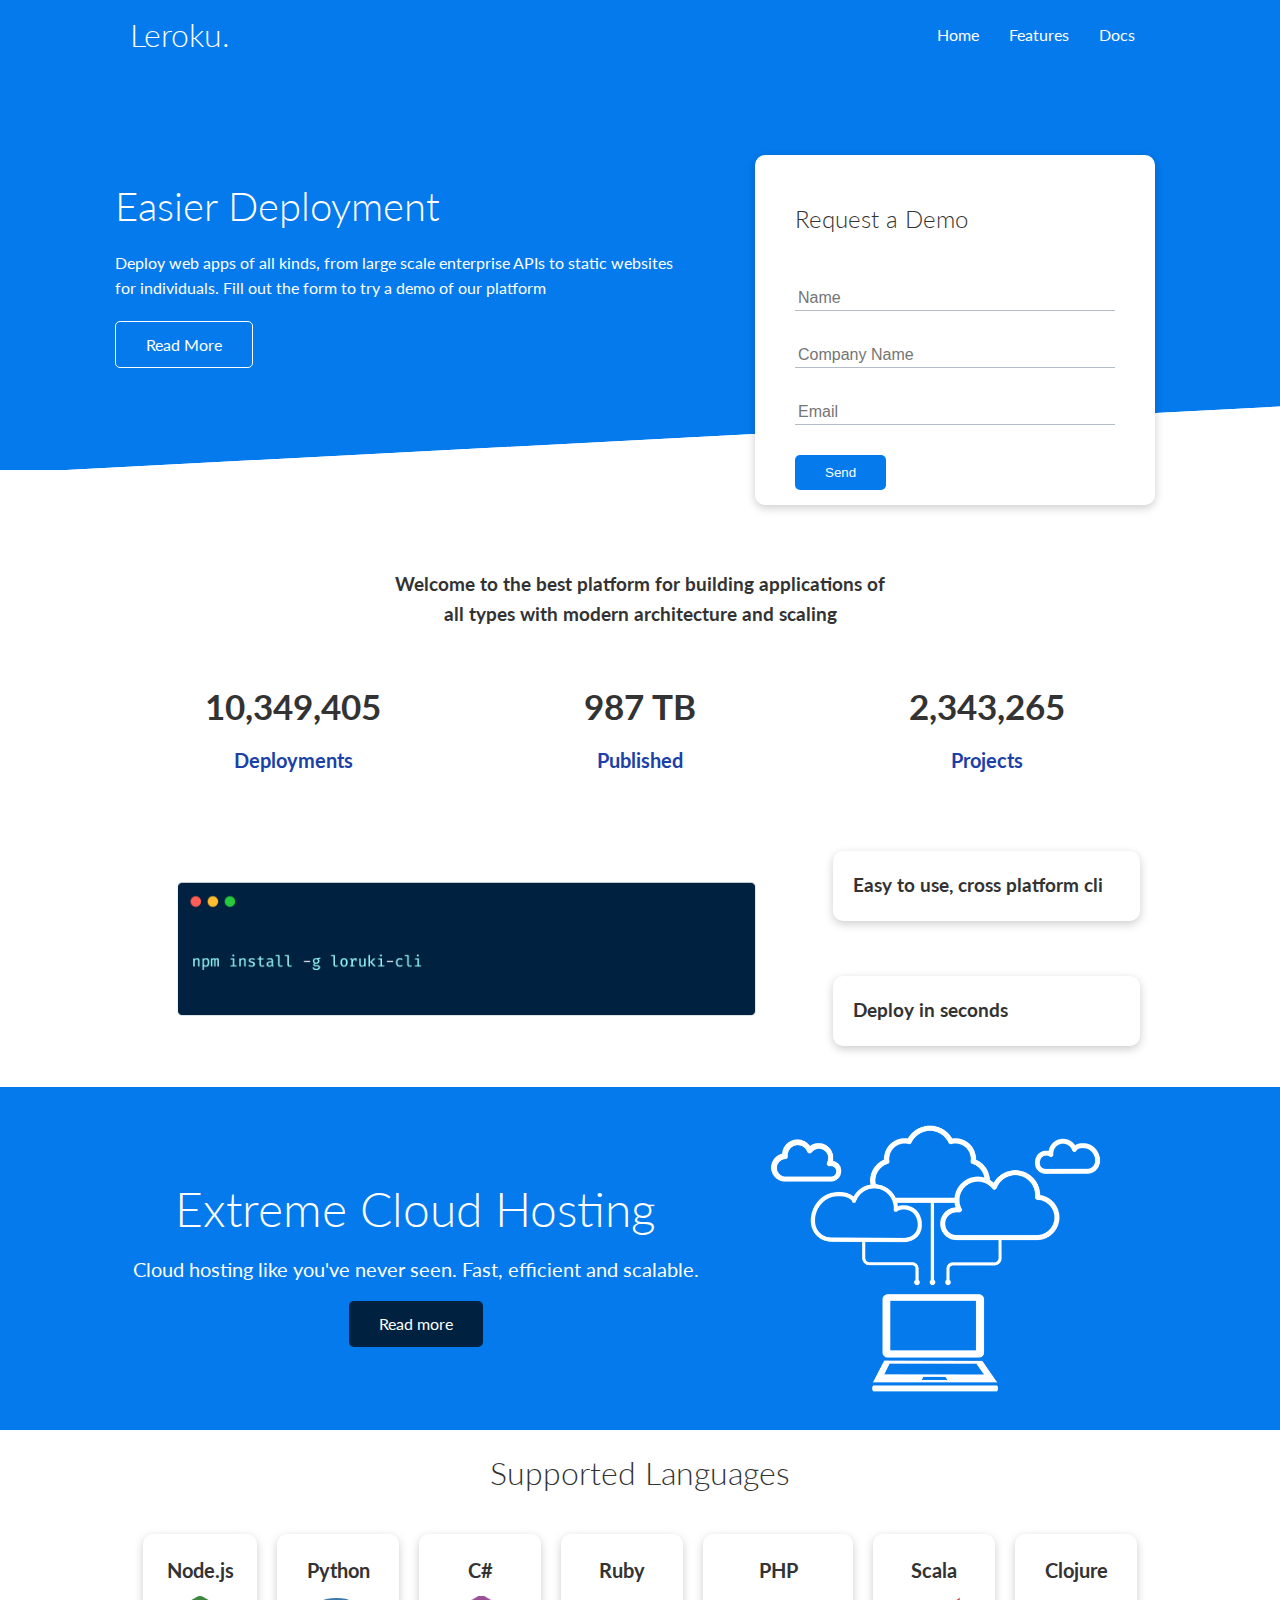
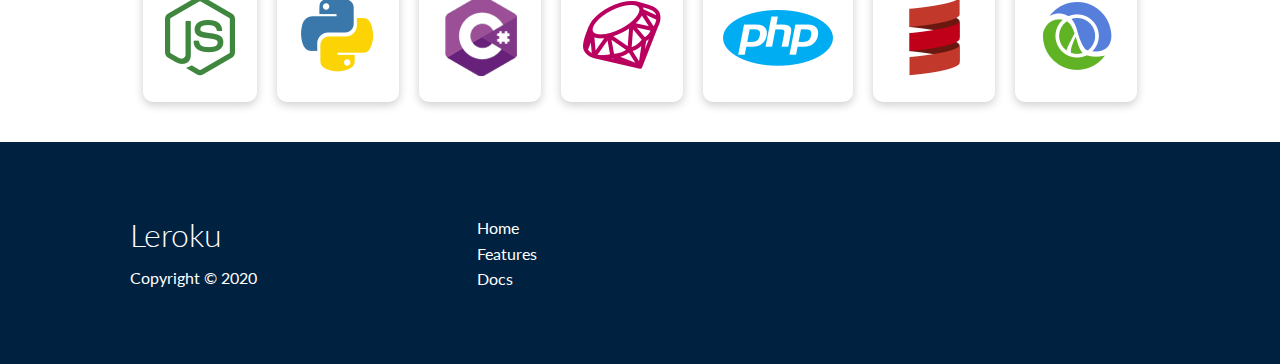
<file: index.html>
<!DOCTYPE html>
<html lang="en">

<head>
    <meta charset="UTF-8">
    <meta name="viewport" content="width=device-width, initial-scale=1.0">
    <link rel="stylesheet" href="https://cdnjs.cloudflare.com/ajax/libs/font-awesome/5.15.1/css/all.min.css"
        integrity="sha512-+4zCK9k+qNFUR5X+cKL9EIR+ZOhtIloNl9GIKS57V1MyNsYpYcUrUeQc9vNfzsWfV28IaLL3i96P9sdNyeRssA=="
        crossorigin="anonymous" />
    <link rel="stylesheet" href="css/style.css">
    <title>Leroku website by Shubham</title>
</head>

<body>
    <!-- Navbar -->
    <div class="navbar">
        <div class="container flex">
            <h1 class="logo">Leroku.</h1>
            <nav>
                <ul>
                    <li><a href="index.html">Home</a></li>
                    <li><a href="features.html">Features</a></li>
                    <li><a href="docs.html">Docs</a></li>
                </ul>
            </nav>
        </div>
    </div>
    <!-- Showcase -->
    <section class="showcase">
        <div class="container grid">
            <div class="showcase-text">
                <h1>Easier Deployment</h1>
                <p>Deploy web apps of all kinds, from large scale
                    enterprise APIs to static websites for individuals.
                    Fill out the form to try a demo of our platform</p>
                <a href="features.html" class="btn btn-outline">
                    Read More
                </a>
            </div>
            <div class="showcase-form card">
                <h2>Request a Demo</h2>
                <form name="contact" method="POST" netlify-honeypot="bot-field" data-netlify="true">
                    <input type="hidden" name="form-name" value="contact">
                    <p class="hidden">
                        <label>Don’t fill this out if you're human: <input name="bot-field" /></label>
                      </p>
                    <div class="form-control">
                        <input type="text" name="name" placeholder="Name" required>
                    </div>
                    <div class="form-control">
                        <input type="text" name="company" placeholder="Company Name" required>
                    </div>
                    <div class="form-control">
                        <input type="email" name="email" placeholder="Email" required>
                    </div>
                    <input type="submit" value="Send" class="btn btn-primary">
                </form>
            </div>
        </div>
    </section>
    <!-- Stats -->
    <section class="stats">
        <div class="container">
            <h3 class="stats-heading text-center my-1">
                Welcome to the best platform for building applications of all types with modern architecture and scaling
            </h3>
            <div class="grid grid-3 text-center my-4">
                <div>
                    <i class="fas fa-server fa-3x"></i>
                    <h3>10,349,405</h3>
                    <p class="text-secondary">Deployments</p>
                </div>
                <div>
                    <i class="fas fa-upload fa-3x"></i>
                    <h3>987 TB</h3>
                    <p class="text-secondary">Published</p>
                </div>
                <div>
                    <i class="fas fa-project-diagram fa-3x"></i>
                    <h3>2,343,265</h3>
                    <p class="text-secondary">Projects</p>
                </div>
            </div>
        </div>
    </section>
    <!-- CLI -->
    <section class="cli">
        <div class="container grid">
            <img src="cli.png" alt="cli">
            <div class="card">
                <h3>Easy to use, cross platform cli</h3>
            </div>
            <div class="card">
                <h3>Deploy in seconds</h3>
            </div>
        </div>
    </section>
    <!-- Cloud section -->
    <section class="cloud bg-primary my-2 py-2">
        <div class="container grid">
            <div class="text-center">
                <h2 class="lg">Extreme Cloud Hosting</h2>
                <p class="lead my-1">Cloud hosting like you've never seen.
                    Fast, efficient and scalable.
                </p>
                <a href="features.html" class="btn btn-dark">Read more</a>
            </div>
            <img src="cloud.png" alt="cloud">
        </div>
    </section>
    <!-- Languages -->
    <section class="languages">
        <h2 class="md text-center my-2">
            Supported Languages
        </h2>
        <div class="container flex">
            <div class="card">
                <h4>Node.js</h4>
                <img src="images/logos/node.png" alt="Node.js">
            </div>
            <div class="card">
                <h4>Python</h4>
                <img src="images/logos/python.png" alt="python">
            </div>
            <div class="card">
                <h4>C#</h4>
                <img src="images/logos/csharp.png" alt="csharp">
            </div>
            <div class="card">
                <h4>Ruby</h4>
                <img src="images/logos/ruby.png" alt="ruby">
            </div>
            <div class="card">
                <h4>PHP</h4>
                <img src="images/logos/php.png" alt="php">
            </div>
            <div class="card">
                <h4>Scala</h4>
                <img src="images/logos/scala.png" alt="scala">
            </div>
            <div class="card">
                <h4>Clojure</h4>
                <img src="images/logos/clojure.png" alt="clojure">
            </div>
        </div>
    </section>
    <!-- Footer -->
    <footer class="footer bg-dark py-5">
        <div class="container grid grid-3">
            <div>
                <h1>Leroku</h1>
                <p>Copyright &copy; 2020</p>
            </div>
            <nav>
                <ul>
                    <li><a href="index.html">Home</a></li>
                    <li><a href="features.html">Features</a></li>
                    <li><a href="docs.html">Docs</a></li>
                </ul>
            </nav>
            <div class="social">
                <a href="#"><i class="fab fa-github  fa-2x"></i></a>
                <a href="#"><i class="fab fa-facebook fa-2x"></i></a>
                <a href="#"><i class="fab fa-instagram fa-2x"></i></a>
                <a href="#"><i class="fab fa-twitter fa-2x"></i></a>
            </div>
        </div>
    </footer>
</body>

</html>
</file>
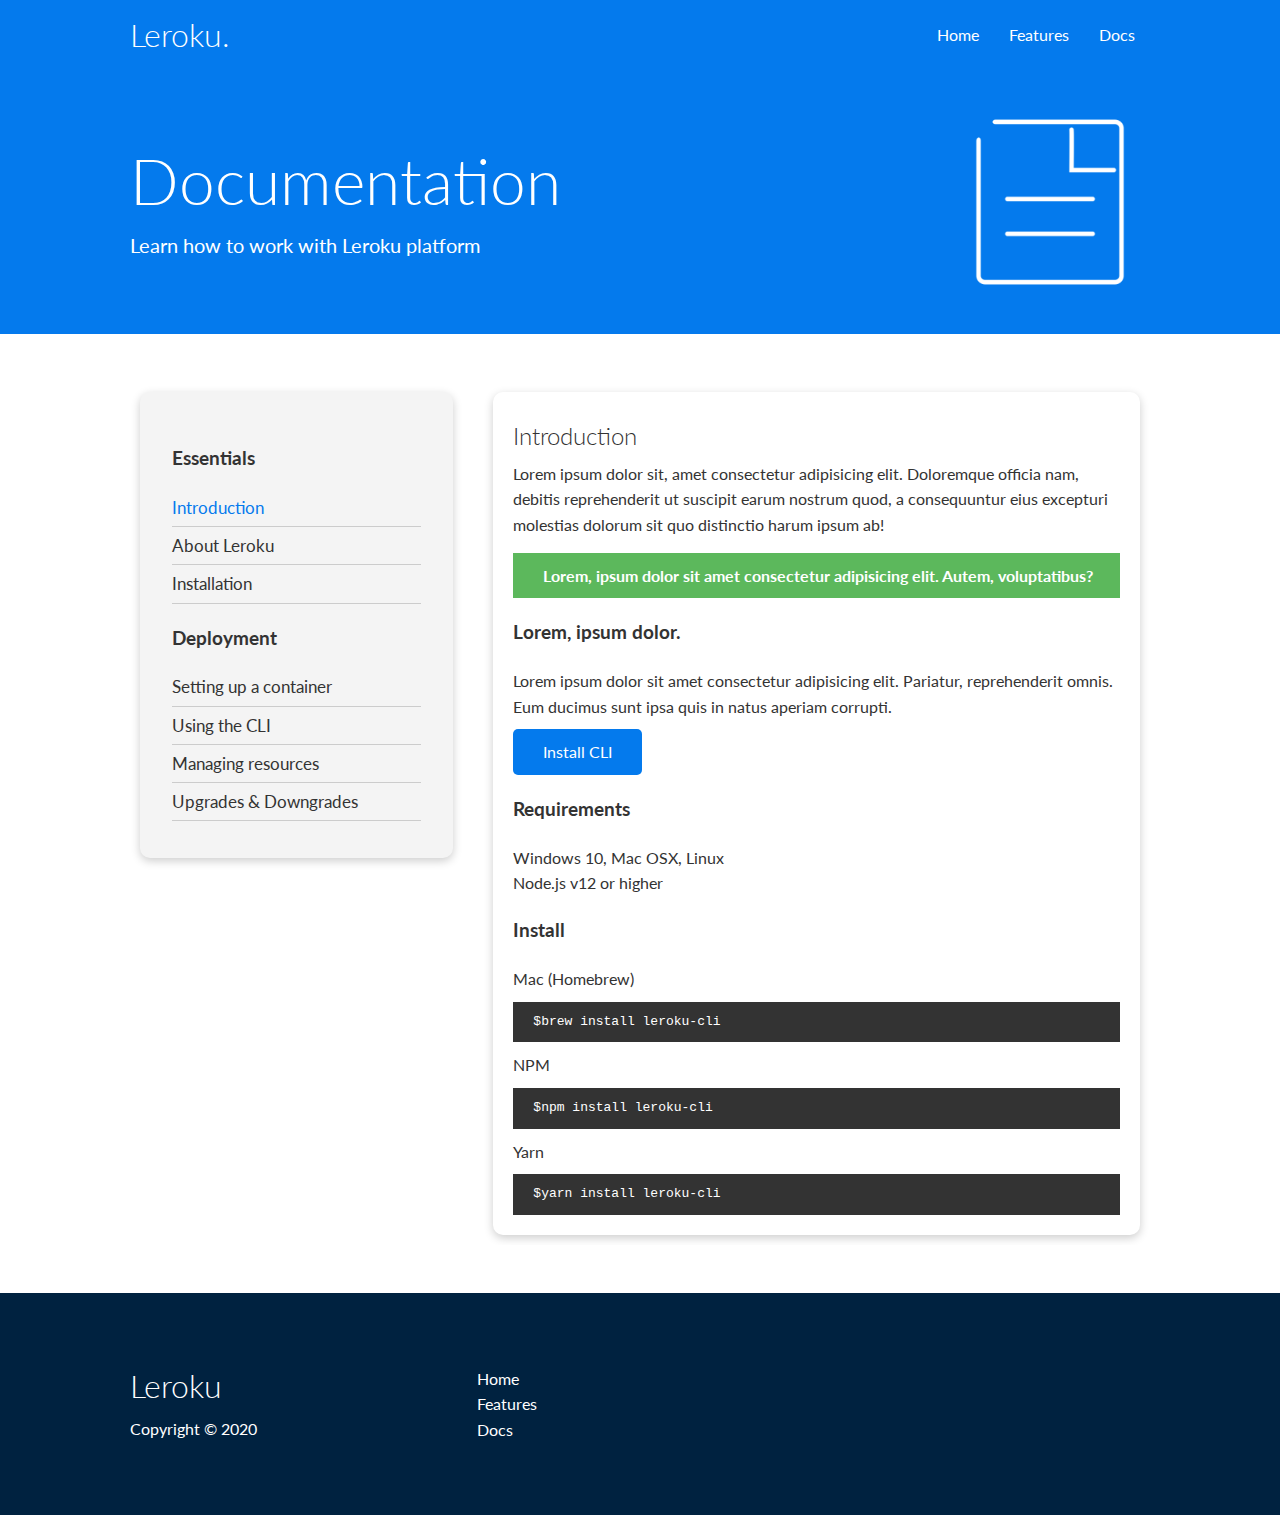
<file: docs.html>
<!DOCTYPE html>
<html lang="en">

<head>
    <meta charset="UTF-8">
    <meta name="viewport" content="width=device-width, initial-scale=1.0">
    <link rel="stylesheet" href="https://cdnjs.cloudflare.com/ajax/libs/font-awesome/5.15.1/css/all.min.css"
        integrity="sha512-+4zCK9k+qNFUR5X+cKL9EIR+ZOhtIloNl9GIKS57V1MyNsYpYcUrUeQc9vNfzsWfV28IaLL3i96P9sdNyeRssA=="
        crossorigin="anonymous" />
    <link rel="stylesheet" href="css/style.css">
    <title>Leroku website by Shubham</title>
</head>

<body>
    <!-- Navbar -->
    <div class="navbar">
        <div class="container flex">
            <h1 class="logo">Leroku.</h1>
            <nav>
                <ul>
                    <li><a href="index.html">Home</a></li>
                    <li><a href="features.html">Features</a></li>
                    <li><a href="docs.html">Docs</a></li>
                </ul>
            </nav>
        </div>
    </div>
    <!-- Docs Head -->
    <section class="docs-head bg-primary py-3">
        <div class="container grid">
            <div>
                <h1 class="xl">Documentation</h1>
                <p class="lead">Learn how to work with Leroku platform
                </p>
            </div>
            <img src="docs.png" alt="server logo">
        </div>
    </section>
    <!-- Docs Main -->
    <section class="docs-main my-4">
        <div class="container grid">
            <div class="card bg-light p-3">
                <h3 class="my-2">Essentials</h3>
                <nav>
                    <ul>
                        <li><a class="text-primary" href="#">Introduction</a></li>
                        <li><a href="#">About Leroku</a></li>
                        <li><a href="#">Installation</a></li>
                    </ul>
                </nav>
                <h3 class="my-2">Deployment</h3>
                <nav>
                    <ul>
                        <li><a href="#">Setting up a container</a></li>
                        <li><a href="#">Using the CLI</a></li>
                        <li><a href="#">Managing resources</a></li>
                        <li><a href="#">Upgrades & Downgrades</a></li>
                    </ul>
                </nav>
            </div>
            <div class="card">
                <h2>Introduction</h2>
                <p>Lorem ipsum dolor sit, amet consectetur adipisicing elit.
                    Doloremque officia nam, debitis reprehenderit ut suscipit
                    earum nostrum quod, a consequuntur eius excepturi molestias
                    dolorum sit quo distinctio harum ipsum ab!</p>
                <div class="alert alert-success">
                    <i class="fas fa-info"></i>
                    Lorem, ipsum dolor sit amet consectetur adipisicing elit. Autem, voluptatibus?
                </div>

                <h3>Lorem, ipsum dolor.</h3>
                <p>Lorem ipsum dolor sit amet consectetur adipisicing elit. Pariatur, reprehenderit omnis. Eum ducimus
                    sunt ipsa quis in natus aperiam corrupti.</p>
                <a href="#" class="btn btn-primary">Install CLI</a>

                <h3>Requirements</h3>
                <ul>
                    <li>Windows 10, Mac OSX, Linux</li>
                    <li>Node.js v12 or higher</li>
                </ul>

                <h3>Install</h3>
                <p>Mac (Homebrew)</p>
                <pre><code>$brew install leroku-cli</code></pre>
                <p>NPM</p>
                <pre><code>$npm install leroku-cli</code></pre>
                <p>Yarn</p>
                <pre><code>$yarn install leroku-cli</code></pre>
            </div>
        </div>
    </section>
    <!-- Footer -->
    <footer class="footer bg-dark py-5">
        <div class="container grid grid-3">
            <div>
                <h1>Leroku</h1>
                <p>Copyright &copy; 2020</p>
            </div>
            <nav>
                <ul>
                    <li><a href="index.html">Home</a></li>
                    <li><a href="features.html">Features</a></li>
                    <li><a href="docs.html">Docs</a></li>
                </ul>
            </nav>
            <div class="social">
                <a href="#"><i class="fab fa-github  fa-2x"></i></a>
                <a href="#"><i class="fab fa-facebook fa-2x"></i></a>
                <a href="#"><i class="fab fa-instagram fa-2x"></i></a>
                <a href="#"><i class="fab fa-twitter fa-2x"></i></a>
            </div>
        </div>
    </footer>
</body>

</html>
</file>
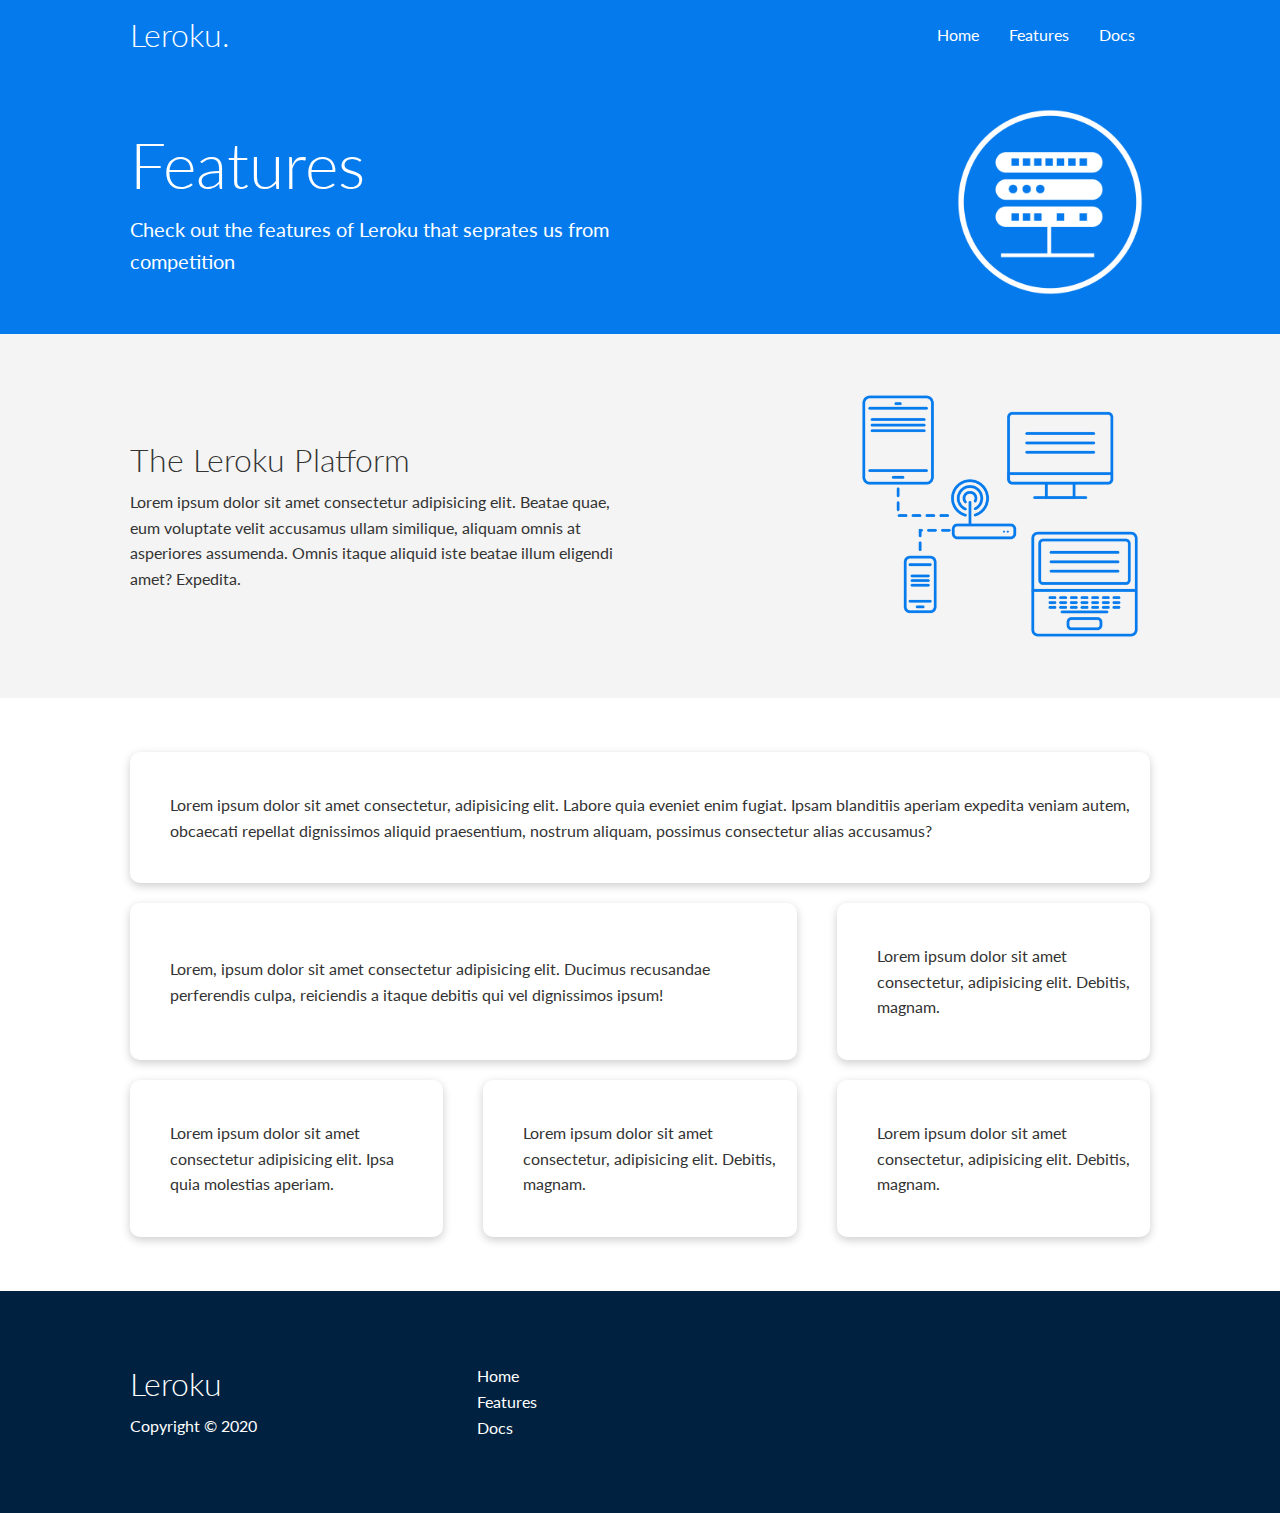
<file: features.html>
<!DOCTYPE html>
<html lang="en">

<head>
    <meta charset="UTF-8">
    <meta name="viewport" content="width=device-width, initial-scale=1.0">
    <link rel="stylesheet" href="https://cdnjs.cloudflare.com/ajax/libs/font-awesome/5.15.1/css/all.min.css"
        integrity="sha512-+4zCK9k+qNFUR5X+cKL9EIR+ZOhtIloNl9GIKS57V1MyNsYpYcUrUeQc9vNfzsWfV28IaLL3i96P9sdNyeRssA=="
        crossorigin="anonymous" />
    <link rel="stylesheet" href="css/style.css">
    <title>Leroku website by Shubham</title>
</head>

<body>
    <!-- Navbar -->
    <div class="navbar">
        <div class="container flex">
            <h1 class="logo">Leroku.</h1>
            <nav>
                <ul>
                    <li><a href="index.html">Home</a></li>
                    <li><a href="features.html">Features</a></li>
                    <li><a href="docs.html">Docs</a></li>
                </ul>
            </nav>
        </div>
    </div>
    <!-- Head -->
    <section class="features-head bg-primary py-3">
        <div class="container grid">
            <div>
                <h1 class="xl">Features</h1>
                <p class="lead">Check out the features of Leroku
                    that seprates us from
                    competition
                </p>
            </div>
            <img src="server.png" alt="server logo">
        </div>
    </section>
    <!-- Sub-Head -->
    <section class="features-sub-head bg-light py-3">
        <div class="container grid">
            <div>
                <h1 class="md">The Leroku Platform</h1>
                <p>Lorem ipsum dolor sit amet consectetur adipisicing elit. Beatae quae, eum voluptate
                    velit accusamus ullam similique, aliquam omnis at asperiores assumenda. Omnis itaque aliquid iste
                    beatae illum eligendi amet? Expedita.
                </p>
            </div>
            <img src="server2.png" alt="server logo">
        </div>
    </section>
    <!-- Main part -->
    <section class="features-main my-2">
        <div class="container grid">
            <div class="card flex">
                <i class="fas fa-server fa-3x"></i>
                <p>Lorem ipsum dolor sit amet consectetur, adipisicing elit. Labore quia eveniet enim fugiat. Ipsam
                    blanditiis aperiam expedita veniam autem, obcaecati repellat dignissimos aliquid praesentium,
                    nostrum
                    aliquam, possimus consectetur alias accusamus?</p>
            </div>
            <div class="card flex">
                <i class="fas fa-network-wired fa-3x"></i>
                <p>Lorem, ipsum dolor sit amet consectetur adipisicing elit. Ducimus
                    recusandae perferendis culpa, reiciendis a itaque debitis qui vel
                    dignissimos ipsum!</p>
            </div>
            <div class="card flex">
                <i class="fas fa-laptop-code fa-3x"></i>
                <p>
                    Lorem ipsum dolor sit amet consectetur, adipisicing elit. Debitis,
                    magnam.
                </p>
            </div>
            <div class="card flex">
                <i class="fas fa-database fa-3x"></i>
                <p>
                    Lorem ipsum dolor sit amet consectetur adipisicing elit. Ipsa quia molestias aperiam.
                </p>
            </div>
            <div class="card flex">
                <i class="fas fa-power-off fa-3x"></i>
                <p>
                    Lorem ipsum dolor sit amet consectetur, adipisicing elit. Debitis,
                    magnam.
                </p>
            </div>
            <div class="card flex">
                <i class="fas fa-upload fa-3x"></i>
                <p>
                    Lorem ipsum dolor sit amet consectetur, adipisicing elit. Debitis,
                    magnam.
                </p>
            </div>
        </div>
    </section>
    <!-- Footer -->
    <footer class="footer bg-dark py-5">
        <div class="container grid grid-3">
            <div>
                <h1>Leroku</h1>
                <p>Copyright &copy; 2020</p>
            </div>
            <nav>
                <ul>
                    <li><a href="index.html">Home</a></li>
                    <li><a href="features.html">Features</a></li>
                    <li><a href="docs.html">Docs</a></li>
                </ul>
            </nav>
            <div class="social">
                <a href="#"><i class="fab fa-github  fa-2x"></i></a>
                <a href="#"><i class="fab fa-facebook fa-2x"></i></a>
                <a href="#"><i class="fab fa-instagram fa-2x"></i></a>
                <a href="#"><i class="fab fa-twitter fa-2x"></i></a>
            </div>
        </div>
    </footer>
</body>

</html>
</file>
<file: css/style.css>
@import url("https://fonts.googleapis.com/css2?family=Lato:wght@300&display=swap");
@import url("./utilies.css");

:root {
  --primary-color: #047aed;
  --secondary-color: #1c3fa8;
  --dark-color: #002240;
  --light-color: #f4f4f4;
  --success-color: #5cb85c;
  --error-color: #d9534f;
}

/* reset */
* {
  box-sizing: border-box; /* padding and border added to width */
  margin: 0;
  padding: 0;
}

body {
  font-family: "Lato", sans-serif;
  color: #333;
  line-height: 1.6;
}

ul {
  list-style-type: none;
}

a {
  text-decoration: none;
  color: #333;
}

h1,
h2 {
  font-weight: 300;
  line-height: 1.2;
  margin: 10px 0;
}

p {
  margin: 10px 0;
}

img {
  width: 100%;
}

pre,
code {
  background-color: #333;
  padding: 10px;
  color: #fff;
}

.hidden {
  visibility: hidden;
  height: 0;
}

/* Navbar */
.navbar {
  background-color: var(--primary-color);
  color: #fff;
  height: 70px;
}

.navbar a {
  color: #fff;
  padding: 10px;
  margin: 0 5px;
}

.navbar a:hover {
  border-bottom: 2px #fff solid;
}

.navbar ul {
  display: flex;
}

.navbar .flex {
  justify-content: space-between;
}
/* Showcase */
.showcase {
  height: 400px;
  background-color: var(--primary-color);
  color: #fff;
  position: relative;
}

.showcase h1 {
  font-size: 40px;
}

.showcase p {
  margin: 20px 0;
}

.showcase .grid {
  overflow: visible;
  grid-template-columns: 55% 45%;
  gap: 30px;
}

.showcase-text {
  animation: slideInFromLeft 1s ease-in;
}

.showcase-form {
  position: relative;
  top: 60px;
  height: 350px;
  width: 400px;
  padding: 40px;
  z-index: 100;
  justify-self: flex-end;
  animation: slideInFromRight 1s ease-in;
}

.showcase-form .form-control {
  margin: 30px 0;
}

.showcase-form input[type="text"],
.showcase-form input[type="email"] {
  border: 0;
  border-bottom: 1px solid #b4becb;
  width: 100%;
  padding: 3px;
  font-size: 16px;
}

.showcase-form input:focus {
  outline: none;
}

.showcase::before,
.showcase::after {
  content: "";
  position: absolute;
  height: 100px;
  bottom: -70px;
  right: 0;
  left: 0;
  background-color: #fff;
  transform: skewY(-3deg);
  -webkit-transform: skewY(-3deg);
  -moz-transform: skewY(-3deg);
  -ms-transform: skewY(-3deg);
}
/* Stats */
.stats {
  padding-top: 100px;
  animation: slideInFromBottom 1s ease-in;
}

.stats-heading {
  max-width: 500px;
  margin: auto;
}

.stats .grid h3 {
  font-size: 35px;
}

.stats .grid p {
  font-size: 20px;
  font-weight: bold;
}

/* CLI */
.cli .grid {
  grid-template-columns: repeat(3, 1fr);
  grid-template-rows: repeat(2, 1fr);
}

.cli .grid > *:first-child {
  grid-column: 1 / span 2;
  grid-row: 1 / span 2;
}

/* Cloud */
.cloud .grid {
  grid-template-columns: 4fr 3fr;
}

/* Languages */
.languages .flex {
  flex-wrap: wrap;
}

.languages .card {
  text-align: center;
  margin: 18px 10px 40px;
  transition: transform 0.3s ease-in;
}

.languages .card h4 {
  font-size: 20px;
  margin-bottom: 10px;
}

.languages .card:hover {
  transform: translateY(-15px);
}

/* Features */
.features-head img {
  width: 200px;
  justify-self: flex-end;
}

.features-sub-head img {
  width: 300px;
  justify-self: flex-end;
}
.features-main .card > i {
  margin-right: 20px;
}

.features-main .grid {
  grid-template-columns: repeat(3, 1fr);
  padding: 30px;
}

.features-main .grid > *:first-child {
  grid-column: 1 / span 3;
}

.features-main .grid > *:nth-child(2) {
  grid-column: 1 / span 2;
}

/* Docs */
.docs-head img {
  width: 200px;
  justify-self: flex-end;
}

.docs-main h3 {
  margin: 20px 0;
}

.docs-main .grid {
  grid-template-columns: 1fr 2fr;
  align-items: flex-start;
}

.docs-main nav li {
  font-size: 17px;
  padding-bottom: 5px;
  margin-bottom: 5px;
  border-bottom: 1px solid #ccc;
}

.docs-main a:hover {
  font-weight: bold;
}

/* Footer */
.footer .social a {
  margin: 0 10px;
}

/* Animations */
@keyframes slideInFromLeft {
  0% {
    transform: translateX(-100%);
  }
  100% {
    transform: translateX(0%);
  }
}

@keyframes slideInFromRight {
  0% {
    transform: translateX(100%);
  }
  100% {
    transform: translateX(0%);
  }
}

@keyframes slideInFromTop {
  0% {
    transform: translateY(-100%);
  }
  100% {
    transform: translateY(0%);
  }
}

@keyframes slideInFromBottom {
  0% {
    transform: translateY(100%);
  }
  100% {
    transform: translateY(0%);
  }
}

/* Tablets and under */
@media (max-width: 768px) {
  .grid,
  .showcase .grid,
  .stats .grid,
  .cli .grid,
  .cloud .grid,
  .features-main .grid,
  .docs-main .grid {
    grid-template-columns: 1fr;
    grid-template-rows: 1fr;
  }

  .showcase {
    height: auto;
  }

  .showcase-text {
    margin-top: 40px;
    text-align: center;
    animation: slideInFromTop 1s ease-in;
  }

  .showcase-form {
    justify-self: center;
    margin: auto;
    animation: slideInFromBottom 1s ease-in;
  }

  .cli .grid > *:first-child {
    grid-column: 1;
    grid-row: 1;
  }

  .features-head,
  .features-sub-head,
  .docs-head {
    text-align: center;
  }
  .features-head img,
  .features-sub-head img,
  .docs-head img {
    justify-self: center;
  }

  .features-main .grid > *:first-child,
  .features-main .grid > *:nth-child(2) {
    grid-column: 1;
  }
}

/* Mobile */
@media (max-width: 500px) {
  .navbar {
    height: 110px;
  }

  .navbar .flex {
    flex-direction: column;
  }

  .navbar ul {
    background-color: rgba(0, 0, 0, 0.1);
    padding: 10px;
  }
}
</file>
